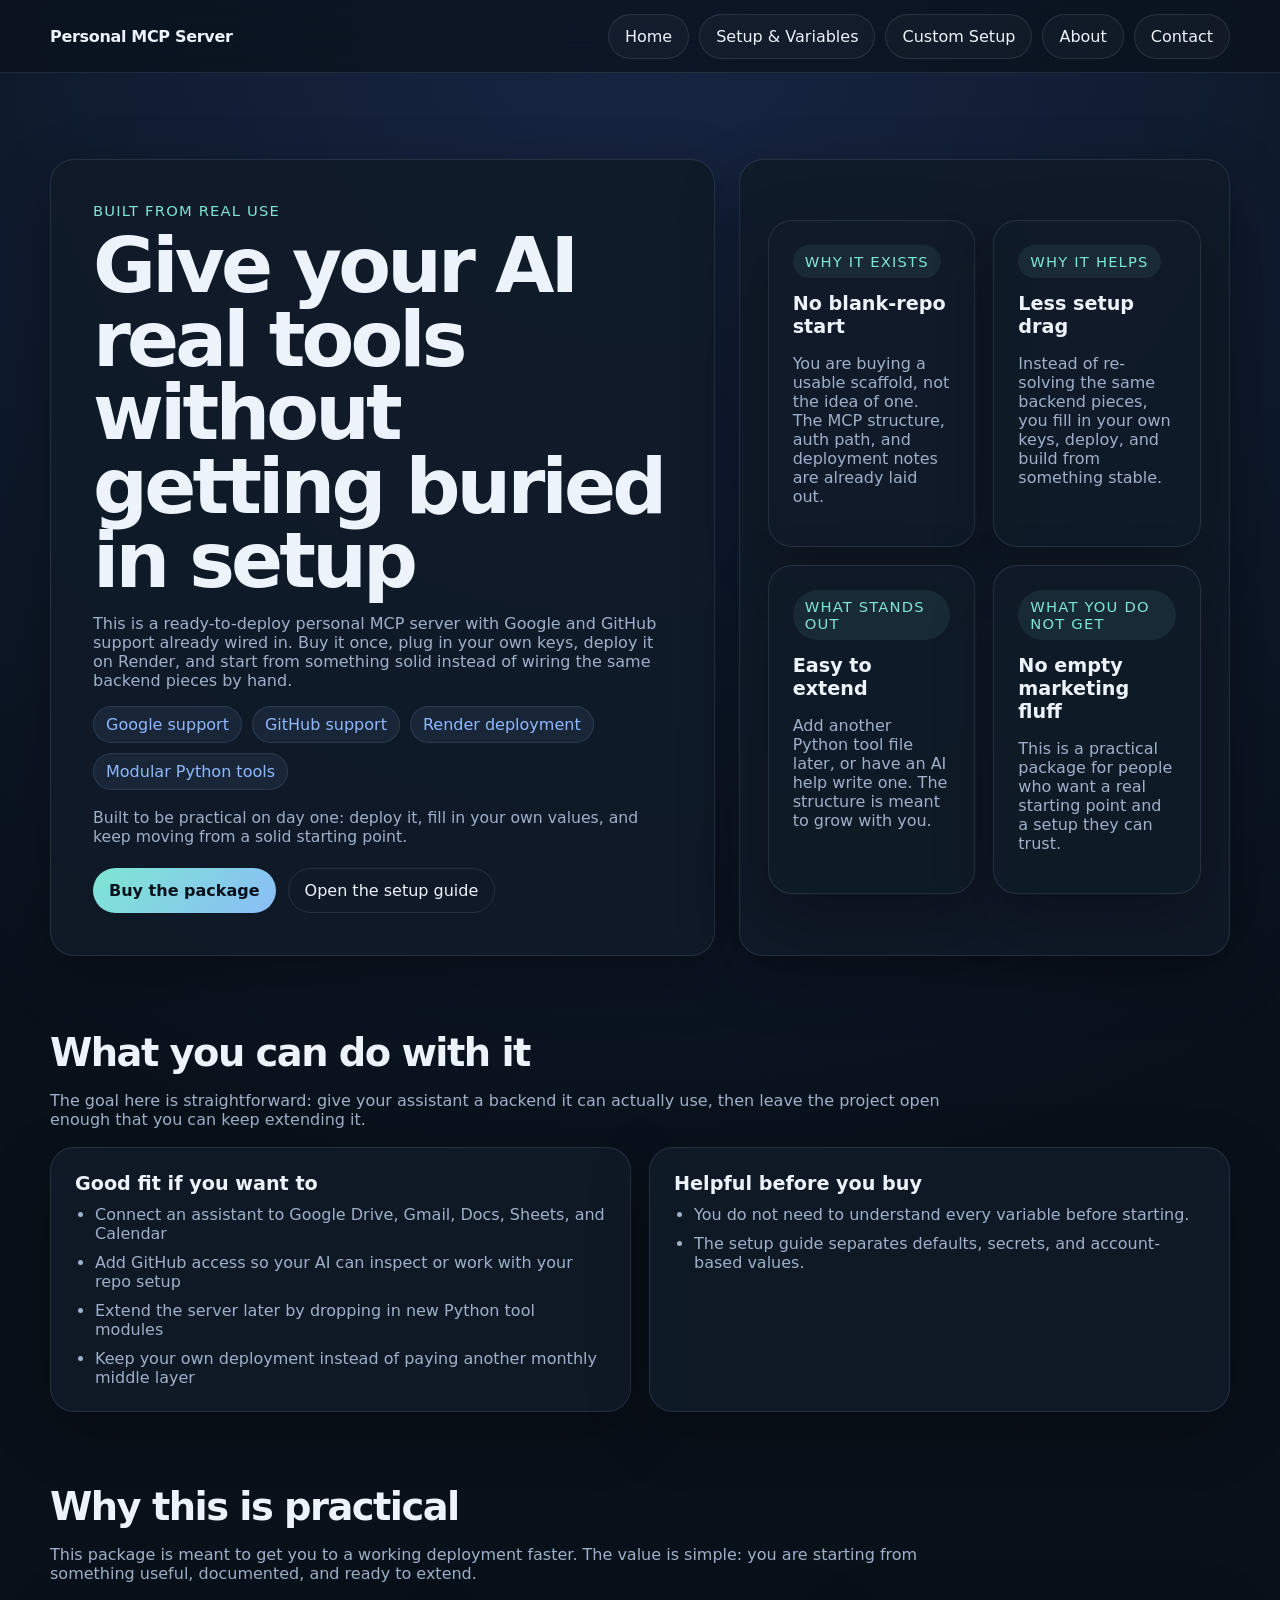
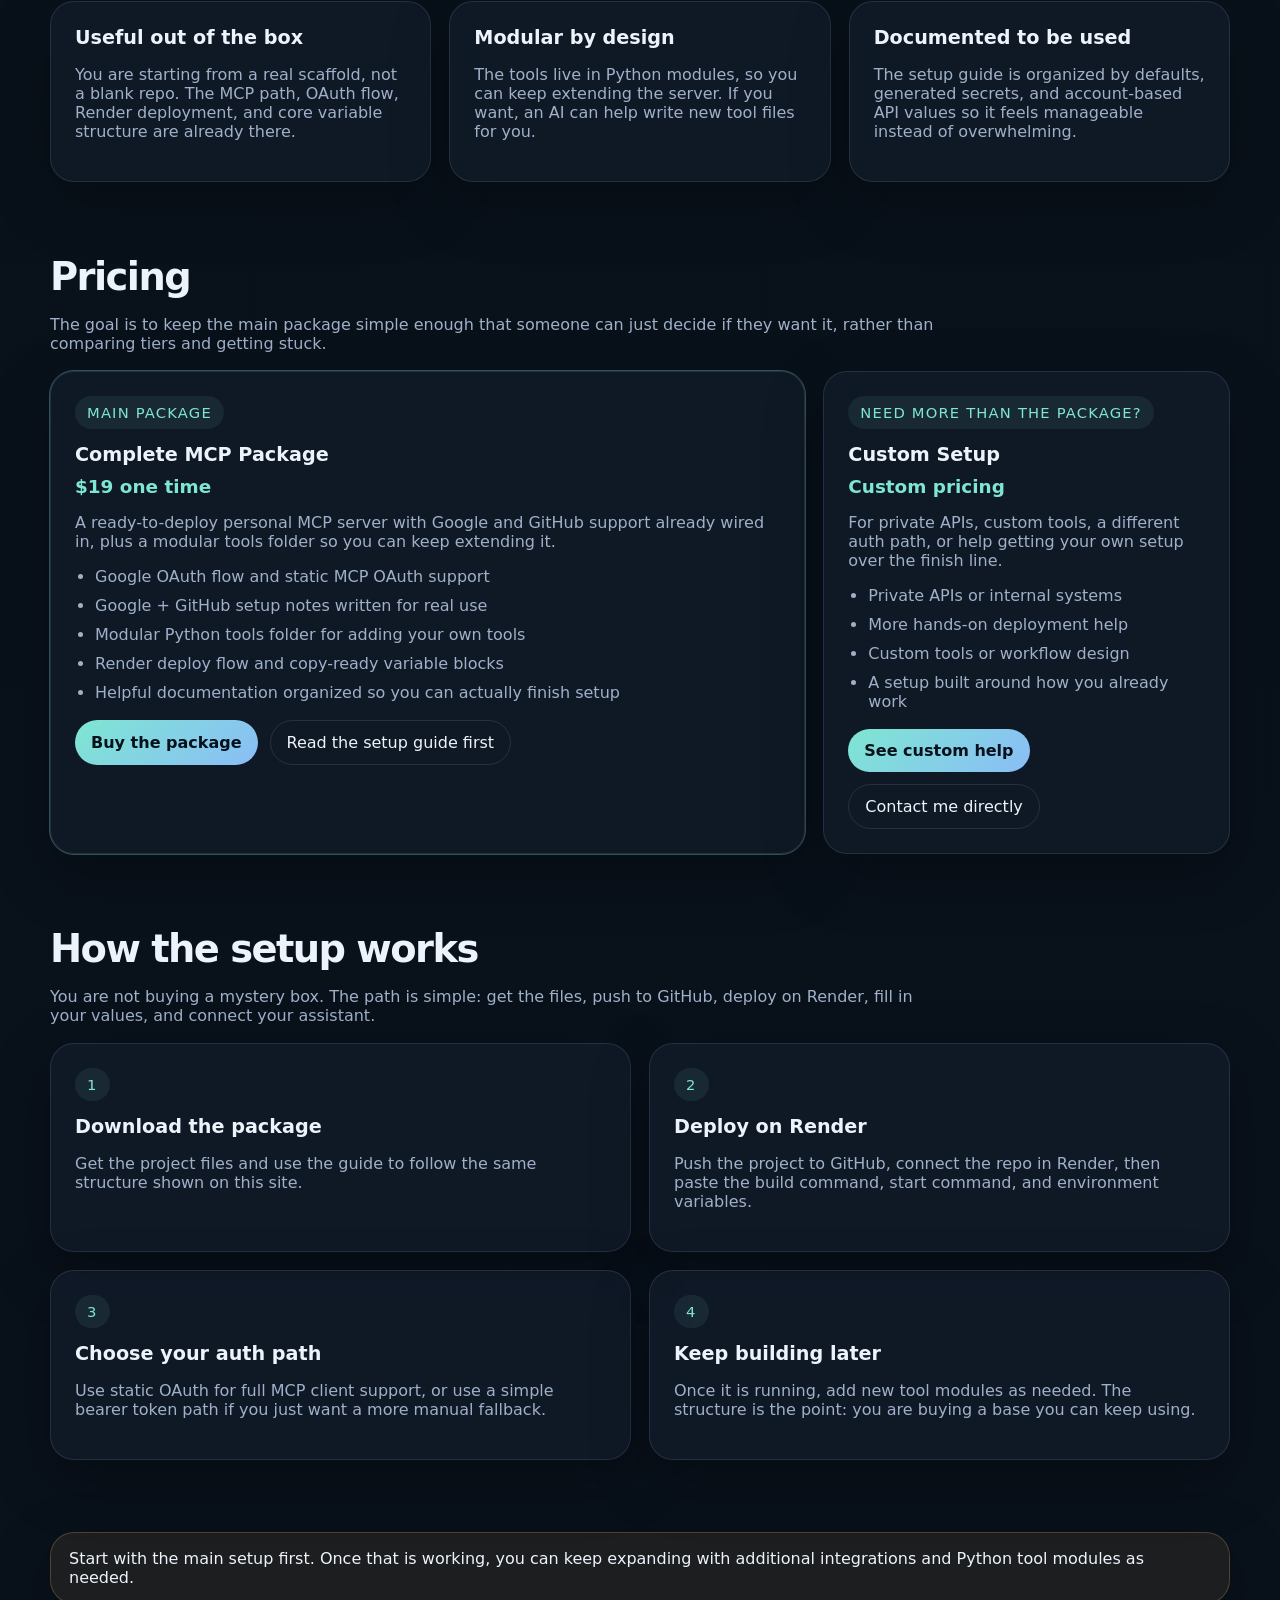
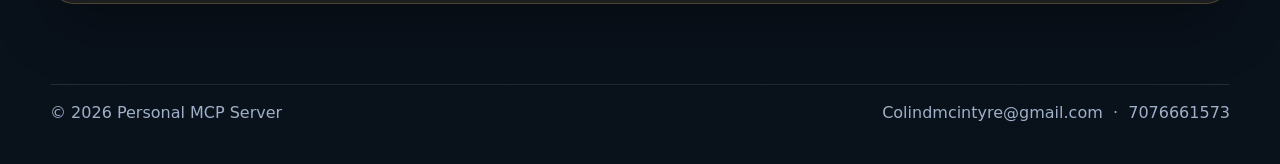
<file: mcp_site_modular_v2/index.html>
<!DOCTYPE html>
<html lang="en">
<head>
  <meta charset="UTF-8" />
  <meta name="viewport" content="width=device-width, initial-scale=1.0" />
  <title>Personal MCP Server</title>
  <meta name="description" content="A ready-to-deploy personal MCP server scaffold with Google and GitHub support, Render deployment notes, and a modular Python tools folder." />
  <link rel="stylesheet" href="assets/styles.css" />
</head>
<body>
  <div data-nav></div>
  <div class="page-shell">
    <header class="hero">
      <div class="hero-grid">
        <div class="hero-card hero-copy">
          <div class="eyebrow">Built from real use</div>
          <h1 id="hero-title"></h1>
          <p id="hero-body"></p>
          <div class="badge-row">
            <div class="badge">Google support</div>
            <div class="badge">GitHub support</div>
            <div class="badge">Render deployment</div>
            <div class="badge">Modular Python tools</div>
          </div>
          <p class="hero-note" id="hero-note"></p>
          <div class="button-row" style="margin-top:22px;">
            <button class="button primary" data-buy-package>Buy the package</button>
            <a class="ghost-button" href="setup-variables.html">Open the setup guide</a>
          </div>
        </div>
        <div class="hero-card hero-visual" aria-hidden="true">
          <div class="matrix-grid">
            <div class="matrix-card">
              <div class="kicker">Why it exists</div>
              <h3>No blank-repo start</h3>
              <p>You are buying a usable scaffold, not the idea of one. The MCP structure, auth path, and deployment notes are already laid out.</p>
            </div>
            <div class="matrix-card">
              <div class="kicker">Why it helps</div>
              <h3>Less setup drag</h3>
              <p>Instead of re-solving the same backend pieces, you fill in your own keys, deploy, and build from something stable.</p>
            </div>
            <div class="matrix-card">
              <div class="kicker">What stands out</div>
              <h3>Easy to extend</h3>
              <p>Add another Python tool file later, or have an AI help write one. The structure is meant to grow with you.</p>
            </div>
            <div class="matrix-card">
              <div class="kicker">What you do not get</div>
              <h3>No empty marketing fluff</h3>
              <p>This is a practical package for people who want a real starting point and a setup they can trust.</p>
            </div>
          </div>
        </div>
      </div>
    </header>

    <main>
      <section>
        <div class="section-heading">
          <h2>What you can do with it</h2>
          <p>The goal here is straightforward: give your assistant a backend it can actually use, then leave the project open enough that you can keep extending it.</p>
        </div>
        <div class="grid-2">
          <div class="content-card">
            <h3>Good fit if you want to</h3>
            <div id="use-case-list"></div>
          </div>
          <div class="content-card">
            <h3>Helpful before you buy</h3>
            <ul class="clean-list">
              <li>You do not need to understand every variable before starting.</li>
              <li>The setup guide separates defaults, secrets, and account-based values.</li>
                          </ul>
          </div>
        </div>
      </section>

      <section>
        <div class="section-heading">
          <h2>Why this is practical</h2>
          <p>This package is meant to get you to a working deployment faster. The value is simple: you are starting from something useful, documented, and ready to extend.</p>
        </div>
        <div class="grid-3" id="feature-grid"></div>
      </section>

      <section id="pricing">
        <div class="section-heading">
          <h2>Pricing</h2>
          <p>The goal is to keep the main package simple enough that someone can just decide if they want it, rather than comparing tiers and getting stuck.</p>
        </div>
        <div class="plan-stack">
          <article class="plan-card primary-plan">
            <div class="kicker">Main package</div>
            <h3>Complete MCP Package</h3>
            <div class="price">$19 one time</div>
            <p id="package-description"></p>
            <div id="package-bullets"></div>
            <div class="button-row" style="margin-top:18px;">
              <button class="button primary" data-buy-package>Buy the package</button>
              <a class="ghost-button" href="setup-variables.html">Read the setup guide first</a>
            </div>
          </article>
          <article class="plan-card">
            <div class="kicker">Need more than the package?</div>
            <h3>Custom Setup</h3>
            <div class="price">Custom pricing</div>
            <p>For private APIs, custom tools, a different auth path, or help getting your own setup over the finish line.</p>
            <div id="custom-bullets"></div>
            <div class="button-row" style="margin-top:18px;">
              <a class="button primary" href="custom-setup.html">See custom help</a>
              <a class="ghost-button" href="contact.html">Contact me directly</a>
            </div>
          </article>
        </div>
      </section>

      <section>
        <div class="section-heading">
          <h2>How the setup works</h2>
          <p>You are not buying a mystery box. The path is simple: get the files, push to GitHub, deploy on Render, fill in your values, and connect your assistant.</p>
        </div>
        <div class="grid-2">
          <div class="content-card">
            <div class="kicker">1</div>
            <h3>Download the package</h3>
            <p>Get the project files and use the guide to follow the same structure shown on this site.</p>
          </div>
          <div class="content-card">
            <div class="kicker">2</div>
            <h3>Deploy on Render</h3>
            <p>Push the project to GitHub, connect the repo in Render, then paste the build command, start command, and environment variables.</p>
          </div>
          <div class="content-card">
            <div class="kicker">3</div>
            <h3>Choose your auth path</h3>
            <p>Use static OAuth for full MCP client support, or use a simple bearer token path if you just want a more manual fallback.</p>
          </div>
          <div class="content-card">
            <div class="kicker">4</div>
            <h3>Keep building later</h3>
            <p>Once it is running, add new tool modules as needed. The structure is the point: you are buying a base you can keep using.</p>
          </div>
        </div>
      </section>

      <section>
        <div class="notice warning">Start with the main setup first. Once that is working, you can keep expanding with additional integrations and Python tool modules as needed.</div>
      </section>
    </main>
  </div>
  <div data-footer></div>
  <script src="assets/data.js"></script>
  <script src="assets/components.js"></script>
  <script src="assets/app.js"></script>
  <script>
    document.addEventListener('DOMContentLoaded', () => {
      document.getElementById('hero-title').textContent = SITE.copy.heroTitle;
      document.getElementById('hero-body').textContent = SITE.copy.heroBody;
      document.getElementById('hero-note').textContent = SITE.copy.heroNote;
      document.getElementById('use-case-list').innerHTML = Components.bulletList(SITE.copy.useCases);
      document.getElementById('feature-grid').innerHTML = SITE.copy.featureCards.map((card) => `
        <article class="content-card">
          <h3>${card.title}</h3>
          <p>${card.body}</p>
        </article>
      `).join('');
      document.getElementById('package-description').textContent = SITE.package.description;
      document.getElementById('package-bullets').innerHTML = Components.bulletList(SITE.package.bullets);
      document.getElementById('custom-bullets').innerHTML = Components.bulletList(SITE.custom.bullets);
    });
  </script>
</body>
</html>
</file>
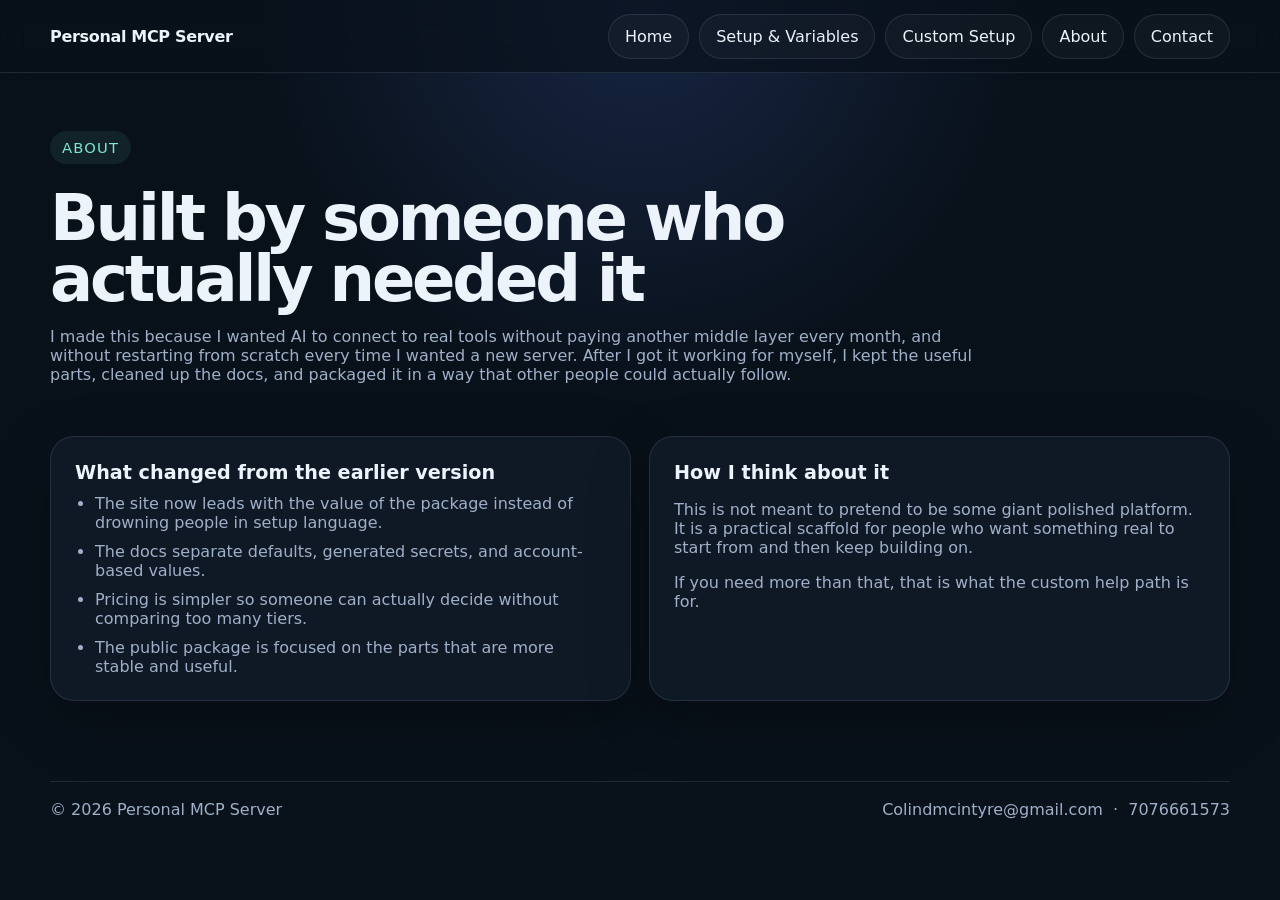
<file: mcp_site_modular_v2/about.html>
<!DOCTYPE html>
<html lang="en">
<head>
  <meta charset="UTF-8" />
  <meta name="viewport" content="width=device-width, initial-scale=1.0" />
  <title>About | Personal MCP Server</title>
  <link rel="stylesheet" href="assets/styles.css" />
</head>
<body>
  <div data-nav></div>
  <div class="page-shell">
    <header class="page-header">
      <div class="kicker">About</div>
      <h1>Built by someone who actually needed it</h1>
      <p>I made this because I wanted AI to connect to real tools without paying another middle layer every month, and without restarting from scratch every time I wanted a new server. After I got it working for myself, I kept the useful parts, cleaned up the docs, and packaged it in a way that other people could actually follow.</p>
    </header>

    <main>
      <section class="grid-2">
        <div class="content-card">
          <h2>What changed from the earlier version</h2>
          <ul class="clean-list">
            <li>The site now leads with the value of the package instead of drowning people in setup language.</li>
            <li>The docs separate defaults, generated secrets, and account-based values.</li>
            <li>Pricing is simpler so someone can actually decide without comparing too many tiers.</li>
            <li>The public package is focused on the parts that are more stable and useful.</li>
          </ul>
        </div>
        <div class="content-card">
          <h2>How I think about it</h2>
          <p>This is not meant to pretend to be some giant polished platform. It is a practical scaffold for people who want something real to start from and then keep building on.</p>
          <p>If you need more than that, that is what the custom help path is for.</p>
        </div>
      </section>
    </main>
  </div>
  <div data-footer></div>
  <script src="assets/data.js"></script>
  <script src="assets/components.js"></script>
  <script src="assets/app.js"></script>
</body>
</html>
</file>
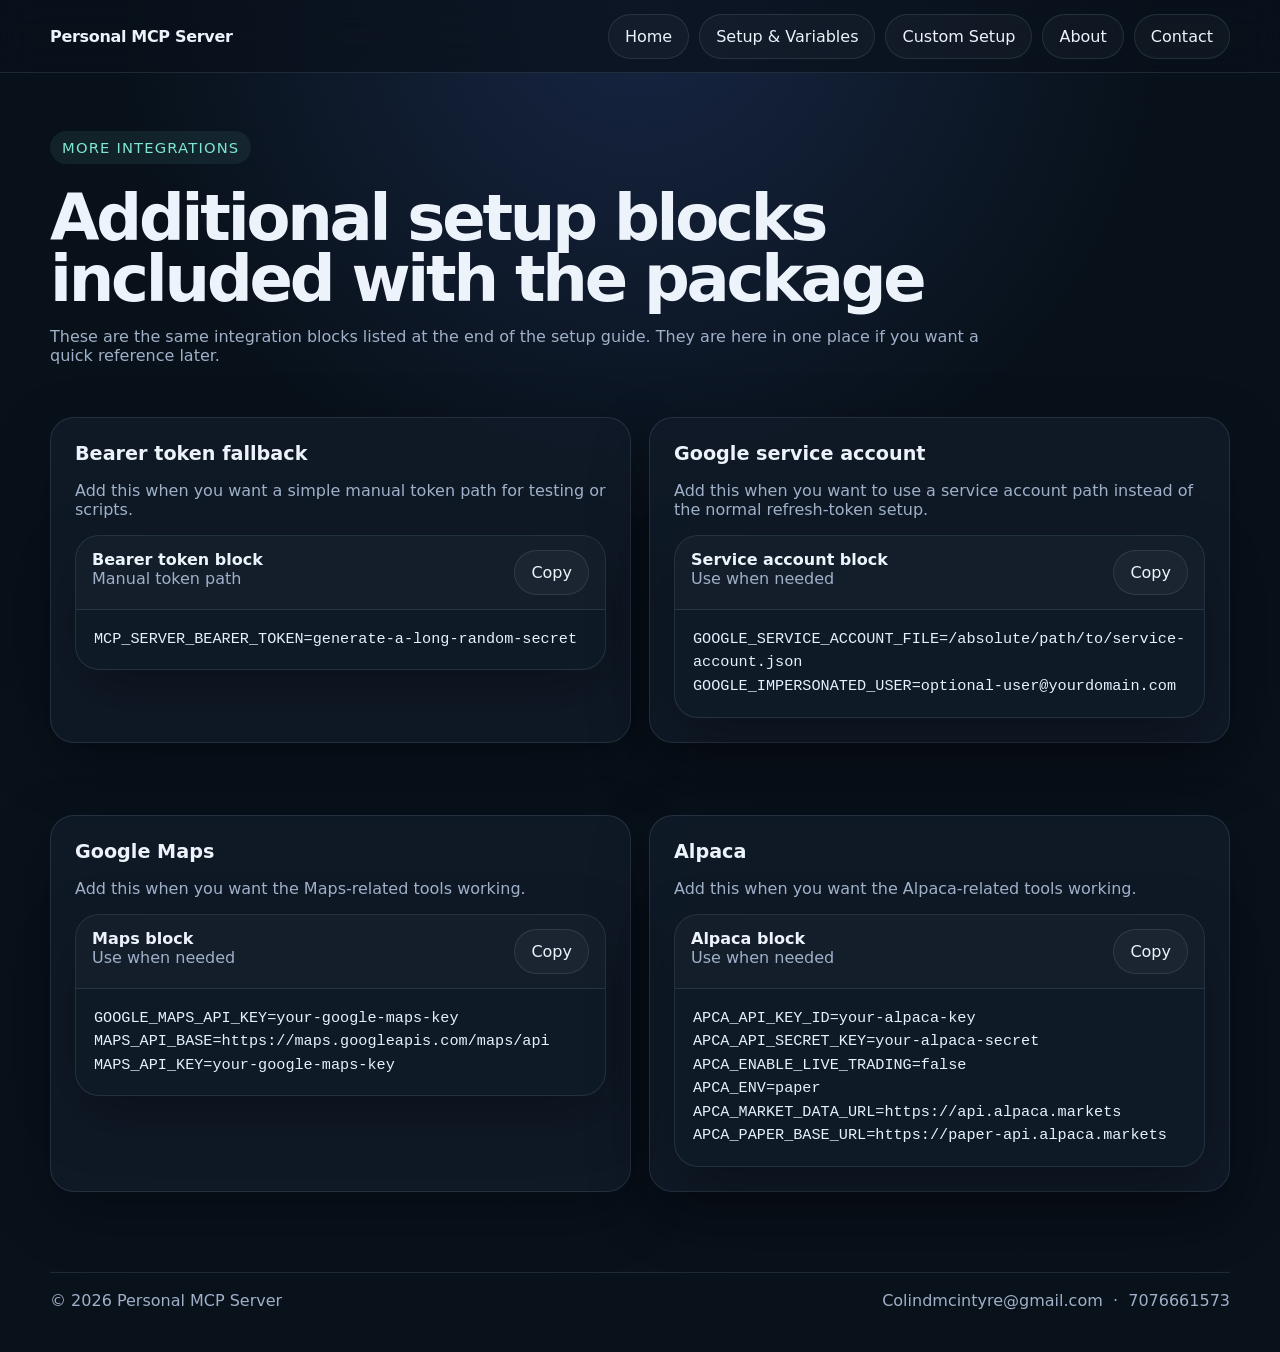
<file: mcp_site_modular_v2/additional-integrations.html>
<!DOCTYPE html>
<html lang="en">
<head>
  <meta charset="UTF-8" />
  <meta name="viewport" content="width=device-width, initial-scale=1.0" />
  <title>More Integrations | Personal MCP Server</title>
  <link rel="stylesheet" href="assets/styles.css" />
</head>
<body>
  <div data-nav></div>
  <div class="page-shell">
    <header class="page-header">
      <div class="kicker">More integrations</div>
      <h1>Additional setup blocks included with the package</h1>
      <p>These are the same integration blocks listed at the end of the setup guide. They are here in one place if you want a quick reference later.</p>
    </header>

    <main>
      <section class="grid-2">
        <div class="content-card">
          <h2>Bearer token fallback</h2>
          <p>Add this when you want a simple manual token path for testing or scripts.</p>
          <div id="bearer-card"></div>
        </div>
        <div class="content-card">
          <h2>Google service account</h2>
          <p>Add this when you want to use a service account path instead of the normal refresh-token setup.</p>
          <div id="service-account-card"></div>
        </div>
      </section>
      <section class="grid-2">
        <div class="content-card">
          <h2>Google Maps</h2>
          <p>Add this when you want the Maps-related tools working.</p>
          <div id="maps-card"></div>
        </div>
        <div class="content-card">
          <h2>Alpaca</h2>
          <p>Add this when you want the Alpaca-related tools working.</p>
          <div id="alpaca-card"></div>
        </div>
      </section>
    </main>
  </div>
  <div data-footer></div>
  <script src="assets/data.js"></script>
  <script src="assets/components.js"></script>
  <script src="assets/app.js"></script>
  <script>
    document.addEventListener('DOMContentLoaded', () => {
      document.getElementById('bearer-card').innerHTML = Components.codeCard('Bearer token block', SITE.env.bearerBlock, 'bearer', { hint: 'Manual token path' });
      document.getElementById('service-account-card').innerHTML = Components.codeCard('Service account block', SITE.env.serviceAccountBlock, 'service-account', { hint: 'Use when needed' });
      document.getElementById('maps-card').innerHTML = Components.codeCard('Maps block', SITE.env.mapsBlock, 'maps', { hint: 'Use when needed' });
      document.getElementById('alpaca-card').innerHTML = Components.codeCard('Alpaca block', SITE.env.alpacaBlock, 'alpaca', { hint: 'Use when needed' });
    });
  </script>
</body>
</html>
</file>
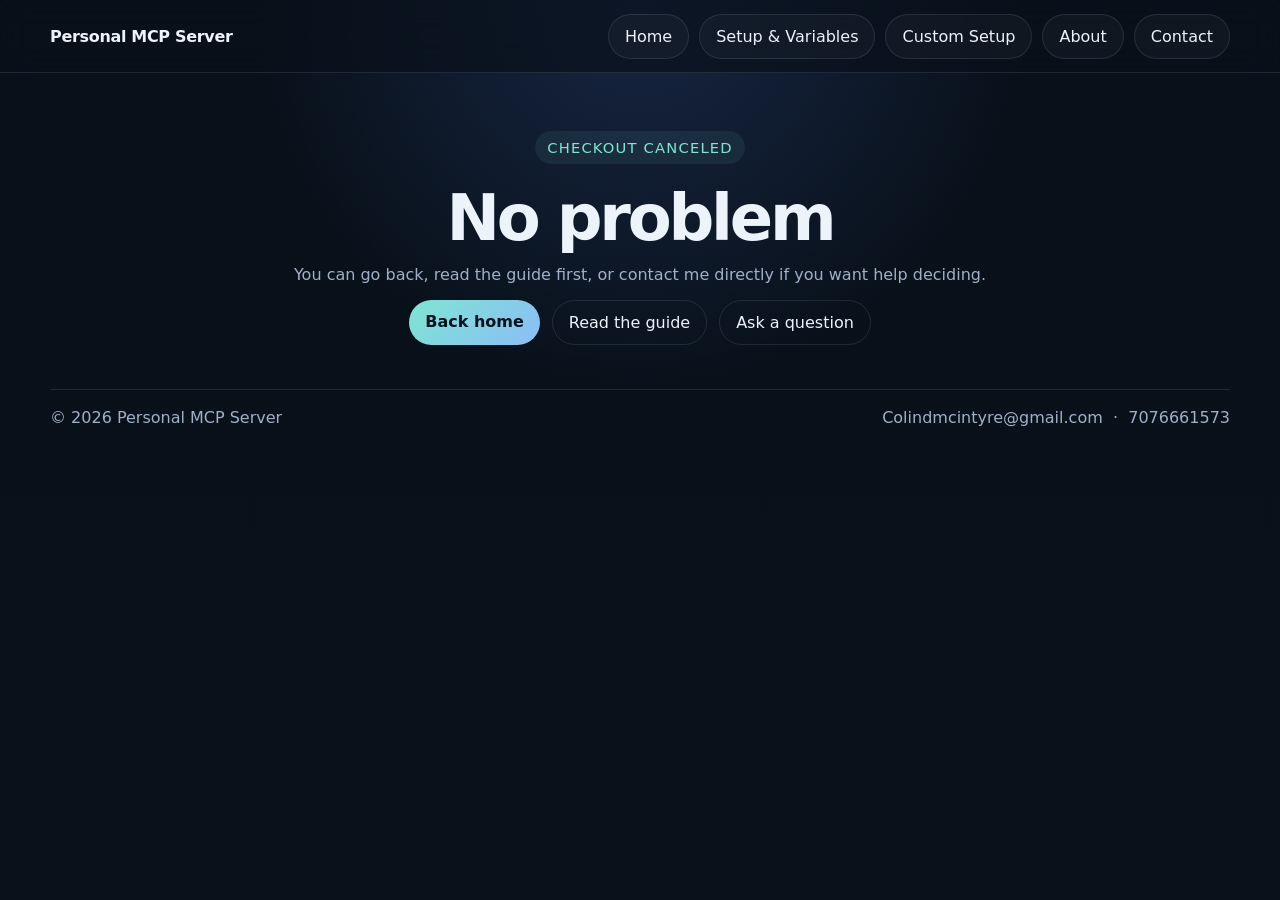
<file: mcp_site_modular_v2/cancel.html>
<!DOCTYPE html>
<html lang="en">
<head>
  <meta charset="UTF-8" />
  <meta name="viewport" content="width=device-width, initial-scale=1.0" />
  <title>Checkout Canceled | Personal MCP Server</title>
  <link rel="stylesheet" href="assets/styles.css" />
</head>
<body>
  <div data-nav></div>
  <div class="page-shell">
    <header class="page-header center-card">
      <div class="kicker">Checkout canceled</div>
      <h1>No problem</h1>
      <p>You can go back, read the guide first, or contact me directly if you want help deciding.</p>
      <div class="button-row" style="justify-content:center;">
        <a class="button primary" href="index.html">Back home</a>
        <a class="ghost-button" href="setup-variables.html">Read the guide</a>
        <a class="ghost-button" href="contact.html">Ask a question</a>
      </div>
    </header>
  </div>
  <div data-footer></div>
  <script src="assets/data.js"></script>
  <script src="assets/components.js"></script>
  <script src="assets/app.js"></script>
</body>
</html>
</file>
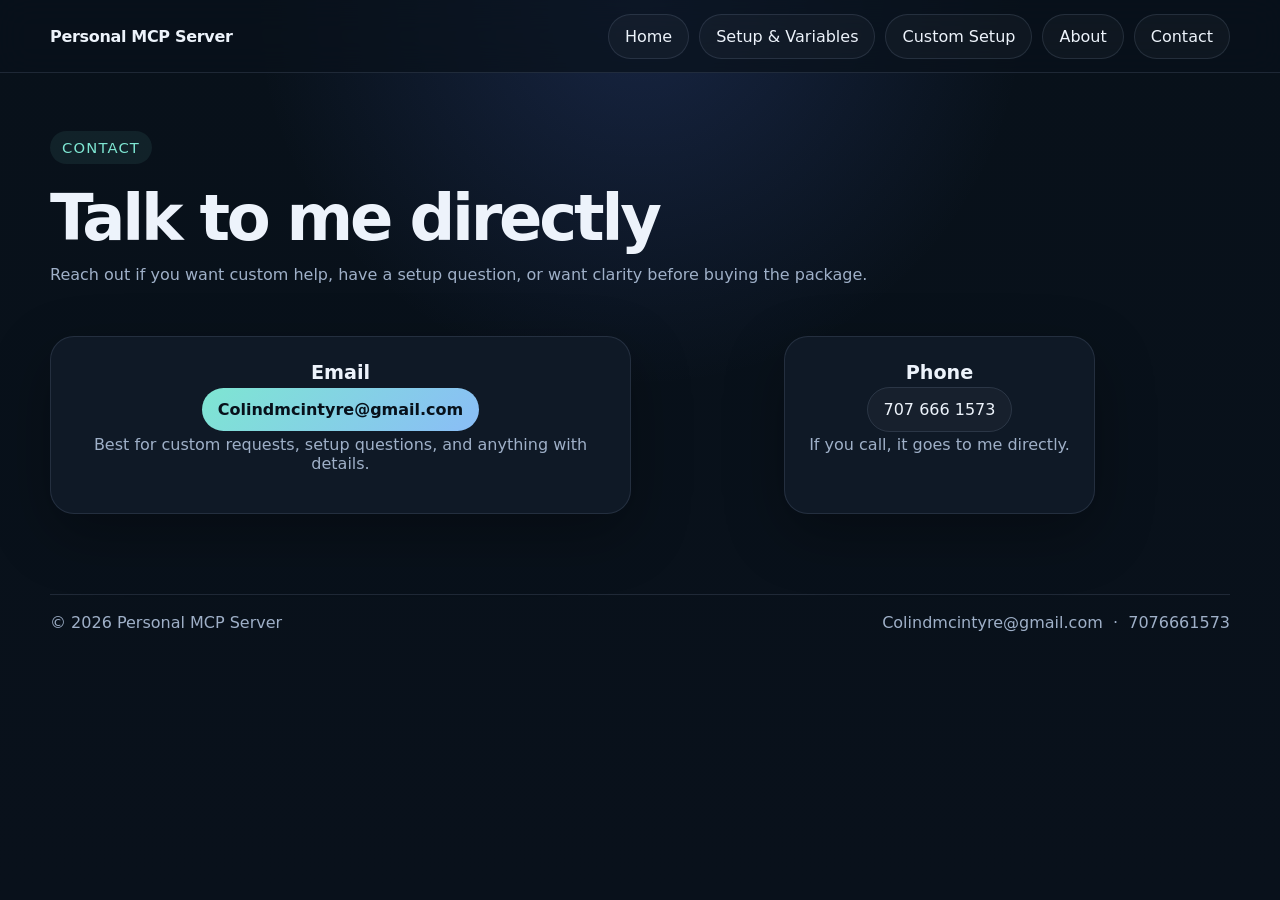
<file: mcp_site_modular_v2/contact.html>
<!DOCTYPE html>
<html lang="en">
<head>
  <meta charset="UTF-8" />
  <meta name="viewport" content="width=device-width, initial-scale=1.0" />
  <title>Contact | Personal MCP Server</title>
  <link rel="stylesheet" href="assets/styles.css" />
</head>
<body>
  <div data-nav></div>
  <div class="page-shell">
    <header class="page-header">
      <div class="kicker">Contact</div>
      <h1>Talk to me directly</h1>
      <p>Reach out if you want custom help, have a setup question, or want clarity before buying the package.</p>
    </header>

    <main>
      <section class="grid-2">
        <div class="content-card center-card">
          <h2>Email</h2>
          <p><a class="button primary" href="mailto:Colindmcintyre@gmail.com">Colindmcintyre@gmail.com</a></p>
          <p class="muted">Best for custom requests, setup questions, and anything with details.</p>
        </div>
        <div class="content-card center-card">
          <h2>Phone</h2>
          <p><a class="button" href="tel:7076661573">707 666 1573</a></p>
          <p class="muted">If you call, it goes to me directly.</p>
        </div>
      </section>
    </main>
  </div>
  <div data-footer></div>
  <script src="assets/data.js"></script>
  <script src="assets/components.js"></script>
  <script src="assets/app.js"></script>
</body>
</html>
</file>
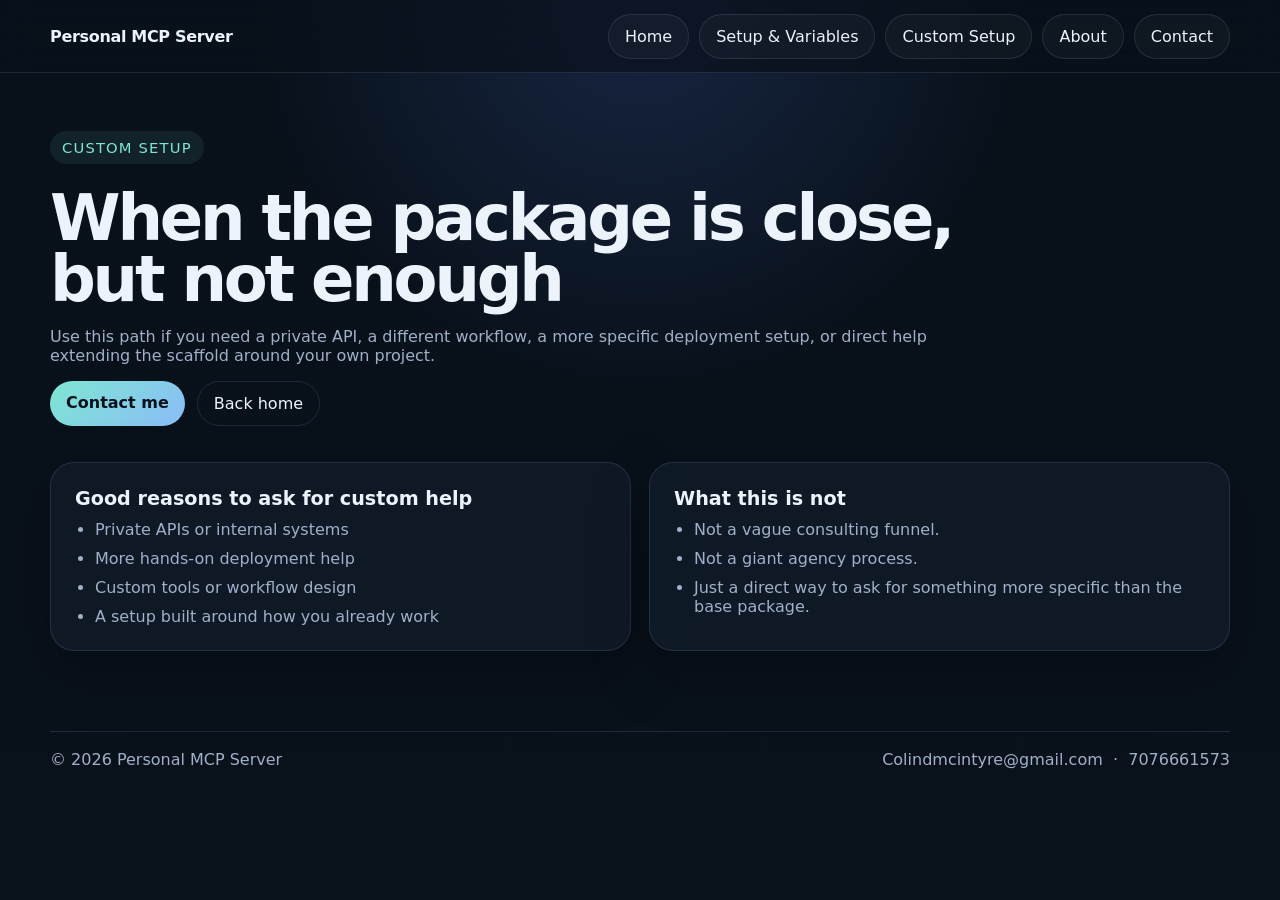
<file: mcp_site_modular_v2/custom-setup.html>
<!DOCTYPE html>
<html lang="en">
<head>
  <meta charset="UTF-8" />
  <meta name="viewport" content="width=device-width, initial-scale=1.0" />
  <title>Custom Help | Personal MCP Server</title>
  <link rel="stylesheet" href="assets/styles.css" />
</head>
<body>
  <div data-nav></div>
  <div class="page-shell">
    <header class="page-header">
      <div class="kicker">Custom Setup</div>
      <h1>When the package is close, but not enough</h1>
      <p>Use this path if you need a private API, a different workflow, a more specific deployment setup, or direct help extending the scaffold around your own project.</p>
      <div class="button-row">
        <a class="button primary" href="contact.html">Contact me</a>
        <a class="ghost-button" href="index.html">Back home</a>
      </div>
    </header>

    <main>
      <section class="grid-2">
        <div class="content-card">
          <h2>Good reasons to ask for custom help</h2>
          <div id="custom-bullets"></div>
        </div>
        <div class="content-card">
          <h2>What this is not</h2>
          <ul class="clean-list">
            <li>Not a vague consulting funnel.</li>
            <li>Not a giant agency process.</li>
            <li>Just a direct way to ask for something more specific than the base package.</li>
          </ul>
        </div>
      </section>
    </main>
  </div>
  <div data-footer></div>
  <script src="assets/data.js"></script>
  <script src="assets/components.js"></script>
  <script src="assets/app.js"></script>
  <script>
    document.addEventListener('DOMContentLoaded', () => {
      document.getElementById('custom-bullets').innerHTML = Components.bulletList(SITE.custom.bullets);
    });
  </script>
</body>
</html>
</file>
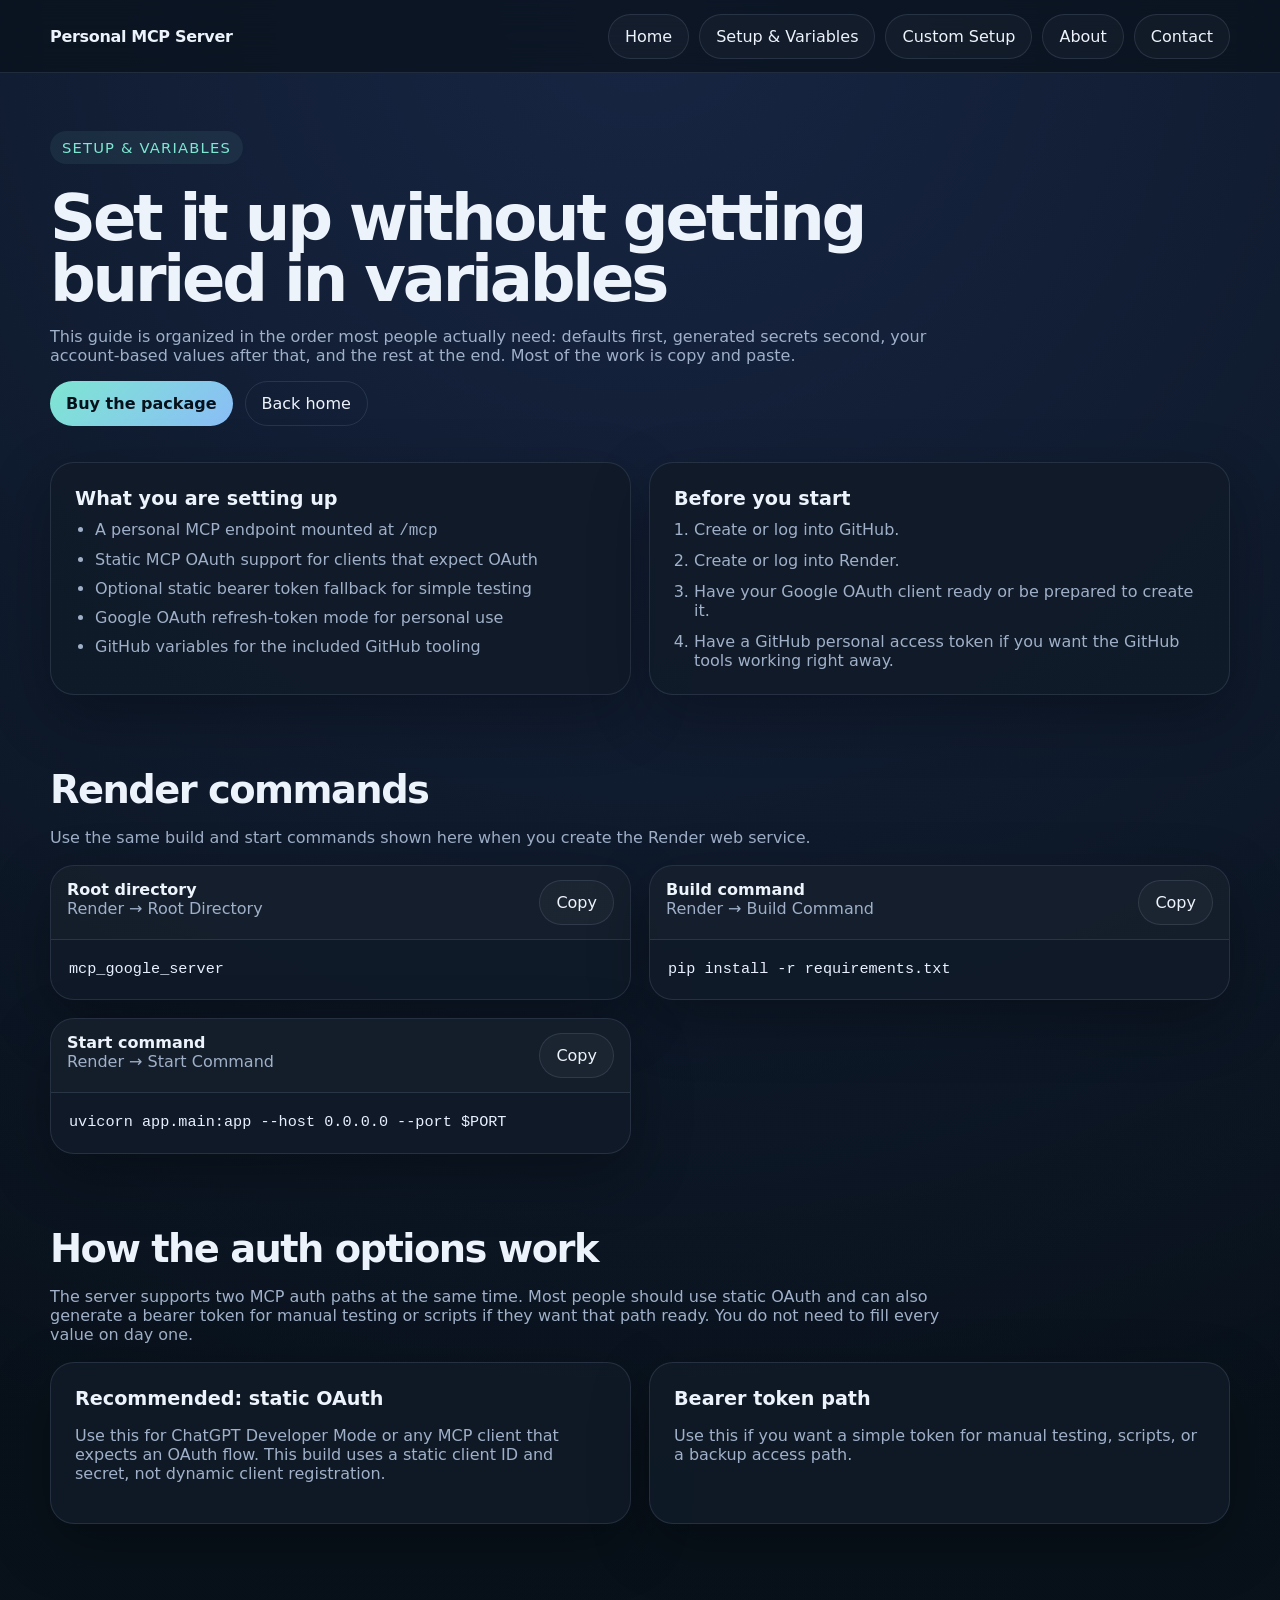
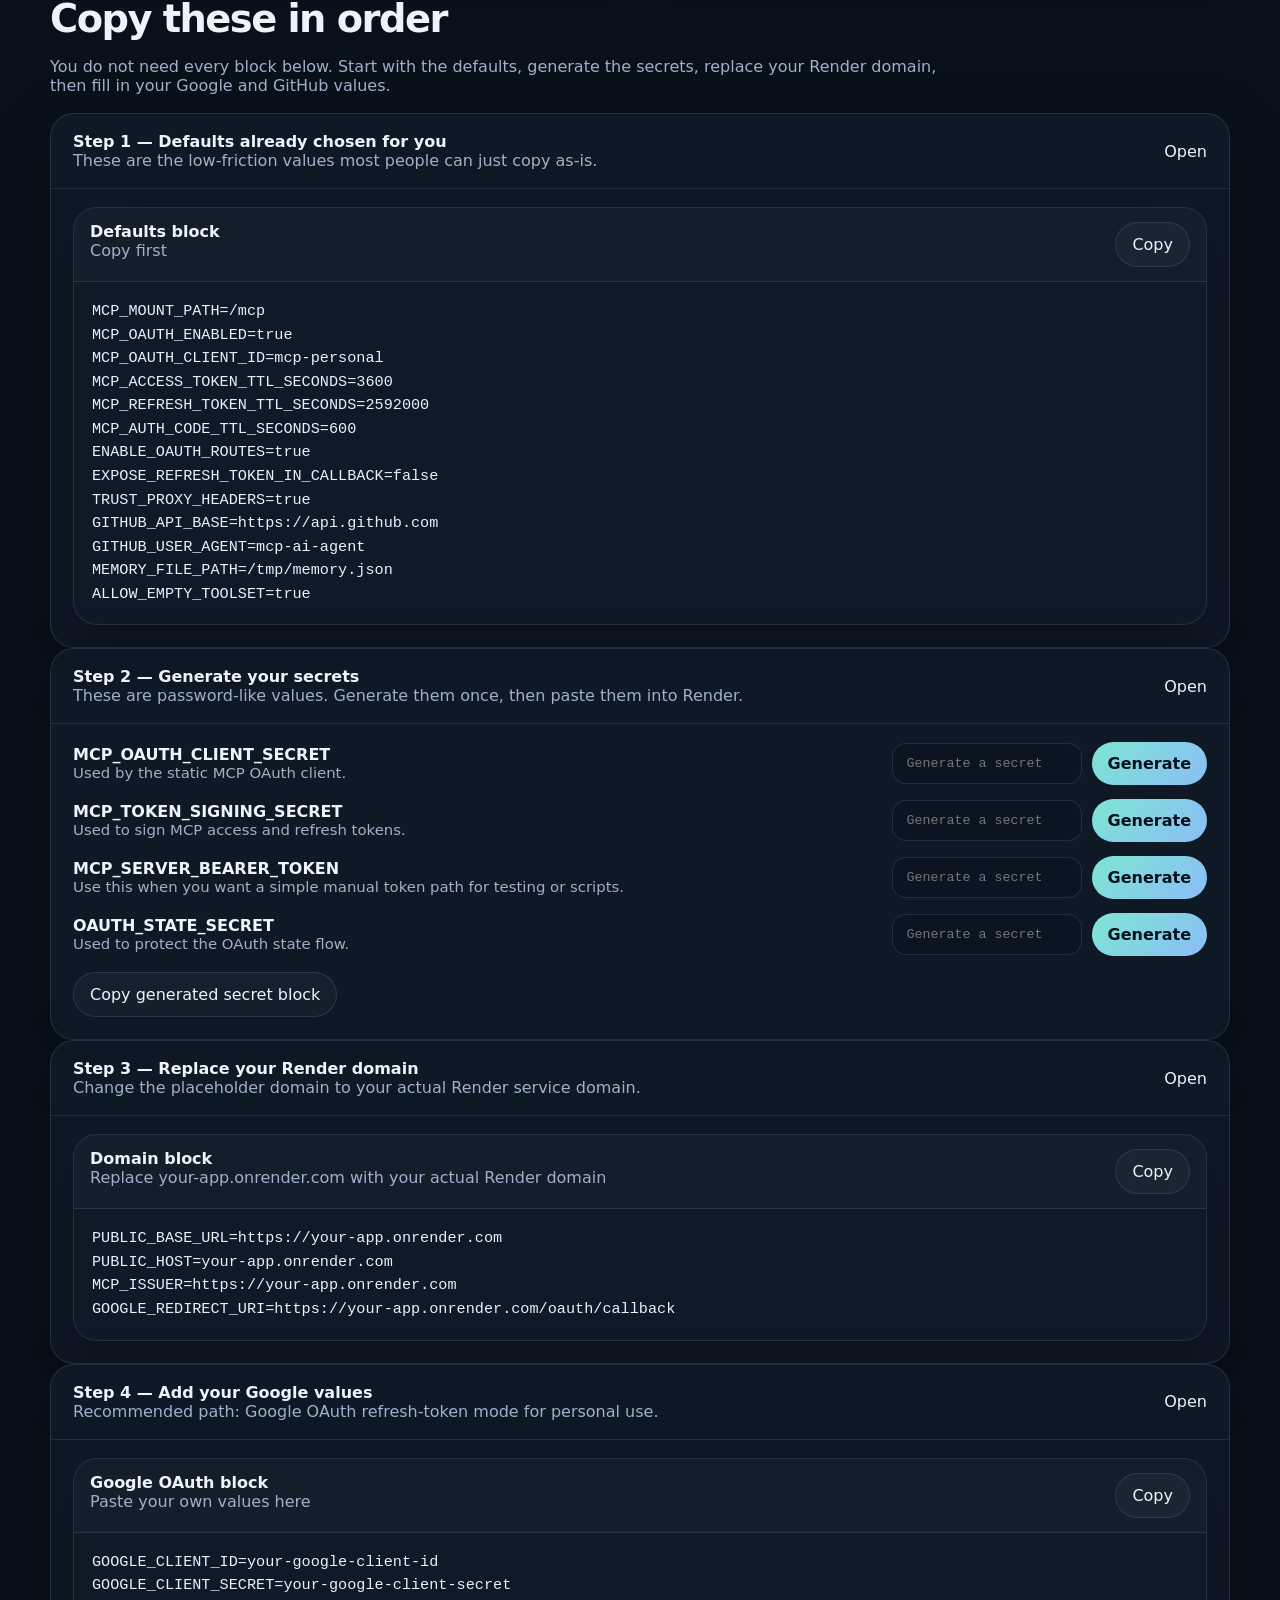
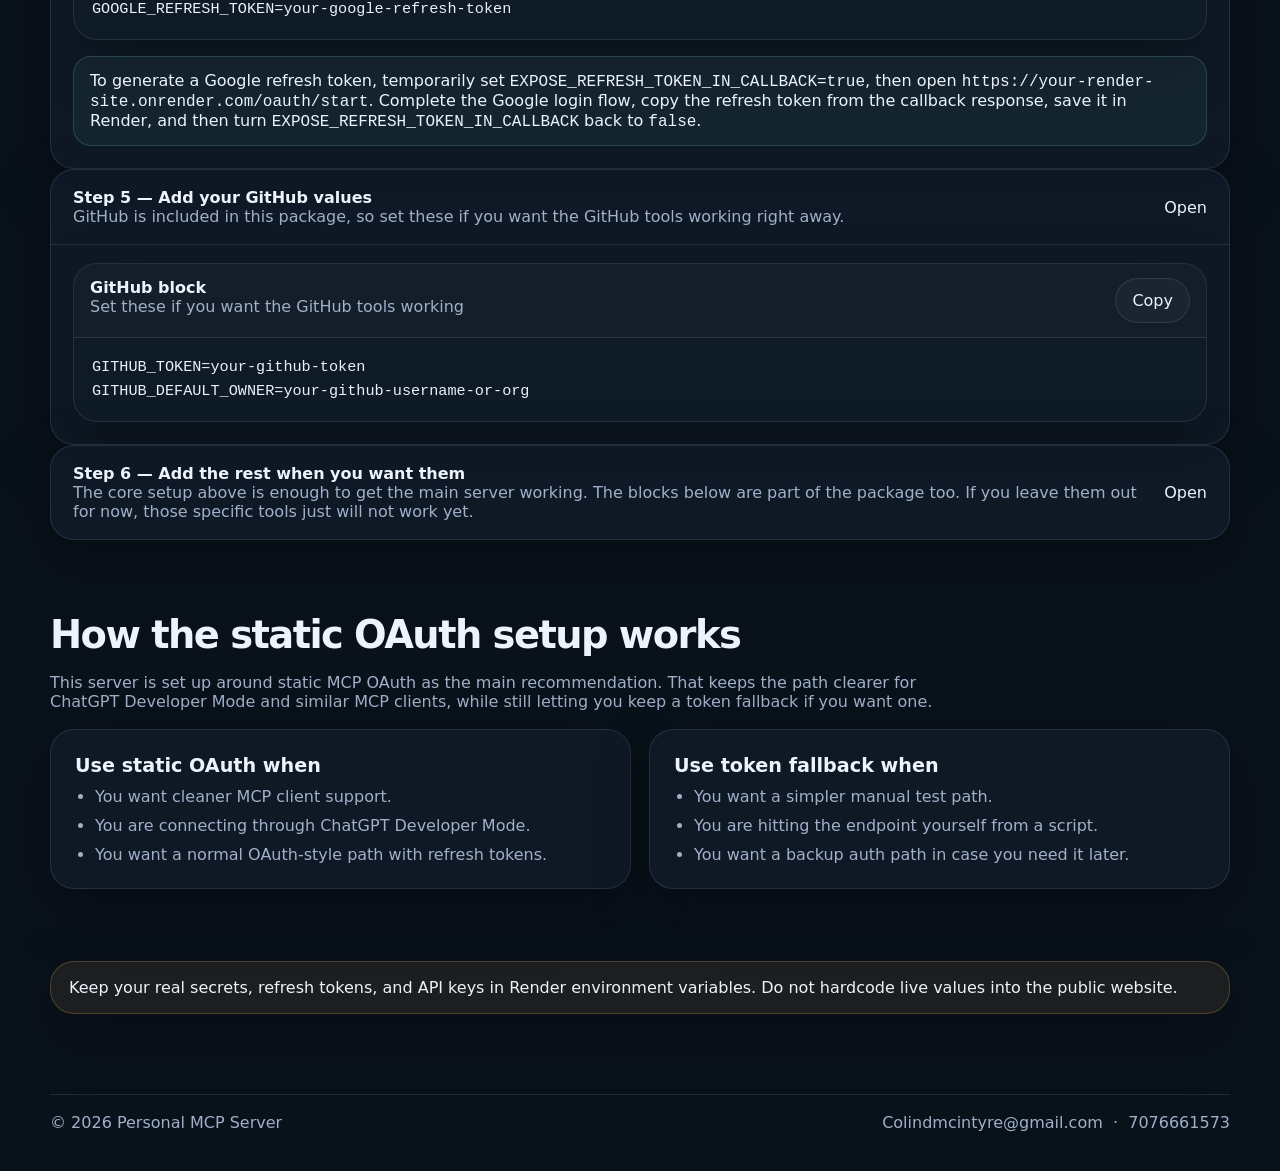
<file: mcp_site_modular_v2/setup-variables.html>
<!DOCTYPE html>
<html lang="en">
<head>
  <meta charset="UTF-8" />
  <meta name="viewport" content="width=device-width, initial-scale=1.0" />
  <title>Setup Guide | Personal MCP Server</title>
  <link rel="stylesheet" href="assets/styles.css" />
</head>
<body>
  <div data-nav></div>
  <div class="page-shell">
    <header class="page-header">
      <div class="kicker">Setup & Variables</div>
      <h1>Set it up without getting buried in variables</h1>
      <p>This guide is organized in the order most people actually need: defaults first, generated secrets second, your account-based values after that, and the rest at the end. Most of the work is copy and paste.</p>
      <div class="button-row">
        <button class="button primary" data-buy-package>Buy the package</button>
        <a class="ghost-button" href="index.html">Back home</a>
      </div>
    </header>

    <main>
      <section class="grid-2">
        <div class="content-card">
          <h2>What you are setting up</h2>
          <ul class="clean-list">
            <li>A personal MCP endpoint mounted at <code>/mcp</code></li>
            <li>Static MCP OAuth support for clients that expect OAuth</li>
            <li>Optional static bearer token fallback for simple testing</li>
            <li>Google OAuth refresh-token mode for personal use</li>
            <li>GitHub variables for the included GitHub tooling</li>
          </ul>
        </div>
        <div class="content-card">
          <h2>Before you start</h2>
          <ol class="step-list">
            <li>Create or log into GitHub.</li>
            <li>Create or log into Render.</li>
            <li>Have your Google OAuth client ready or be prepared to create it.</li>
            <li>Have a GitHub personal access token if you want the GitHub tools working right away.</li>
          </ol>
        </div>
      </section>

      <section>
        <div class="section-heading">
          <h2>Render commands</h2>
          <p>Use the same build and start commands shown here when you create the Render web service.</p>
        </div>
        <div class="grid-2">
          <div id="root-directory-card"></div>
          <div id="build-card"></div>
          <div id="start-card"></div>
        </div>
      </section>

      <section>
        <div class="section-heading">
          <h2>How the auth options work</h2>
          <p>The server supports two MCP auth paths at the same time. Most people should use static OAuth and can also generate a bearer token for manual testing or scripts if they want that path ready. You do not need to fill every value on day one.</p>
        </div>
        <div class="grid-2">
          <div class="content-card">
            <h3>Recommended: static OAuth</h3>
            <p>Use this for ChatGPT Developer Mode or any MCP client that expects an OAuth flow. This build uses a static client ID and secret, not dynamic client registration.</p>
          </div>
          <div class="content-card">
            <h3>Bearer token path</h3>
            <p>Use this if you want a simple token for manual testing, scripts, or a backup access path.</p>
          </div>
        </div>
      </section>

      <section>
        <div class="section-heading">
          <h2>Copy these in order</h2>
          <p>You do not need every block below. Start with the defaults, generate the secrets, replace your Render domain, then fill in your Google and GitHub values.</p>
        </div>

        <details class="accordion" open>
          <summary>
            <div>
              <strong>Step 1 — Defaults already chosen for you</strong>
              <div class="muted">These are the low-friction values most people can just copy as-is.</div>
            </div>
            <span>Open</span>
          </summary>
          <div class="accordion-body" id="defaults-card"></div>
        </details>

        <details class="accordion" open>
          <summary>
            <div>
              <strong>Step 2 — Generate your secrets</strong>
              <div class="muted">These are password-like values. Generate them once, then paste them into Render.</div>
            </div>
            <span>Open</span>
          </summary>
          <div class="accordion-body">
            <div class="secret-grid">
              <div class="secret-row">
                <div>
                  <div class="secret-label">MCP_OAUTH_CLIENT_SECRET</div>
                  <div class="small-note">Used by the static MCP OAuth client.</div>
                </div>
                <input class="code-input" id="oauth-client-secret" data-key="MCP_OAUTH_CLIENT_SECRET" value="" placeholder="Generate a secret" />
                <button class="generate-button" data-generate-target="oauth-client-secret">Generate</button>
              </div>
              <div class="secret-row">
                <div>
                  <div class="secret-label">MCP_TOKEN_SIGNING_SECRET</div>
                  <div class="small-note">Used to sign MCP access and refresh tokens.</div>
                </div>
                <input class="code-input" id="token-signing-secret" data-key="MCP_TOKEN_SIGNING_SECRET" value="" placeholder="Generate a secret" />
                <button class="generate-button" data-generate-target="token-signing-secret" data-length="64">Generate</button>
              </div>
              <div class="secret-row">
                <div>
                  <div class="secret-label">MCP_SERVER_BEARER_TOKEN</div>
                  <div class="small-note">Use this when you want a simple manual token path for testing or scripts.</div>
                </div>
                <input class="code-input" id="bearer-secret" data-key="MCP_SERVER_BEARER_TOKEN" value="" placeholder="Generate a secret" />
                <button class="generate-button" data-generate-target="bearer-secret">Generate</button>
              </div>
              <div class="secret-row">
                <div>
                  <div class="secret-label">OAUTH_STATE_SECRET</div>
                  <div class="small-note">Used to protect the OAuth state flow.</div>
                </div>
                <input class="code-input" id="oauth-state-secret" data-key="OAUTH_STATE_SECRET" value="" placeholder="Generate a secret" />
                <button class="generate-button" data-generate-target="oauth-state-secret">Generate</button>
              </div>
            </div>
            <div class="button-row" style="margin-top:16px;">
              <button class="copy-button" data-copy-fields="oauth-client-secret,token-signing-secret,bearer-secret,oauth-state-secret">Copy generated secret block</button>
            </div>
          </div>
        </details>

        <details class="accordion" open>
          <summary>
            <div>
              <strong>Step 3 — Replace your Render domain</strong>
              <div class="muted">Change the placeholder domain to your actual Render service domain.</div>
            </div>
            <span>Open</span>
          </summary>
          <div class="accordion-body" id="domain-card"></div>
        </details>

        <details class="accordion" open>
          <summary>
            <div>
              <strong>Step 4 — Add your Google values</strong>
              <div class="muted">Recommended path: Google OAuth refresh-token mode for personal use.</div>
            </div>
            <span>Open</span>
          </summary>
          <div class="accordion-body">
            <div id="google-card"></div>
          <div class="callout" style="margin-top:16px;">
          To generate a Google refresh token, temporarily set <code>EXPOSE_REFRESH_TOKEN_IN_CALLBACK=true</code>, then open <code>https://your-render-site.onrender.com/oauth/start</code>. Complete the Google login flow, copy the refresh token from the callback response, save it in Render, and then turn <code>EXPOSE_REFRESH_TOKEN_IN_CALLBACK</code> back to <code>false</code>.
          </div>
          </details>

        <details class="accordion" open>
          <summary>
            <div>
              <strong>Step 5 — Add your GitHub values</strong>
              <div class="muted">GitHub is included in this package, so set these if you want the GitHub tools working right away.</div>
            </div>
            <span>Open</span>
          </summary>
          <div class="accordion-body" id="github-card"></div>
        </details>

        <details class="accordion">
          <summary>
            <div>
              <strong>Step 6 — Add the rest when you want them</strong>
              <div class="muted">The core setup above is enough to get the main server working. The blocks below are part of the package too. If you leave them out for now, those specific tools just will not work yet.</div>
            </div>
            <span>Open</span>
          </summary>
          <div class="accordion-body">
            <div class="grid-2">
              <div id="bearer-card"></div>
              <div id="service-account-card"></div>
            </div>
            <div class="grid-2" style="margin-top:18px;">
              <div id="maps-card"></div>
              <div id="alpaca-card"></div>
            </div>
          </div>
        </details>
      </section>

      <section>
        <div class="section-heading">
          <h2>How the static OAuth setup works</h2>
          <p>This server is set up around static MCP OAuth as the main recommendation. That keeps the path clearer for ChatGPT Developer Mode and similar MCP clients, while still letting you keep a token fallback if you want one.</p>
        </div>
        <div class="grid-2">
          <div class="content-card">
            <h3>Use static OAuth when</h3>
            <ul class="clean-list">
              <li>You want cleaner MCP client support.</li>
              <li>You are connecting through ChatGPT Developer Mode.</li>
              <li>You want a normal OAuth-style path with refresh tokens.</li>
            </ul>
          </div>
          <div class="content-card">
            <h3>Use token fallback when</h3>
            <ul class="clean-list">
              <li>You want a simpler manual test path.</li>
              <li>You are hitting the endpoint yourself from a script.</li>
              <li>You want a backup auth path in case you need it later.</li>
            </ul>
          </div>
        </div>
      </section>

      <section>
        <div class="notice warning" id="warning-text"></div>
      </section>
    </main>
  </div>
  <div data-footer></div>
  <script src="assets/data.js"></script>
  <script src="assets/components.js"></script>
  <script src="assets/app.js"></script>
  <script>
    document.addEventListener('DOMContentLoaded', () => {
      document.getElementById('root-directory-card').innerHTML = Components.codeCard('Root directory', SITE.env.rootDirectory, 'root-directory', { hint: 'Render → Root Directory' });
      document.getElementById('build-card').innerHTML = Components.codeCard('Build command', SITE.env.renderBuild, 'build-command', { hint: 'Render → Build Command' });
      document.getElementById('start-card').innerHTML = Components.codeCard('Start command', SITE.env.renderStart, 'start-command', { hint: 'Render → Start Command' });
      document.getElementById('defaults-card').innerHTML = Components.codeCard('Defaults block', SITE.env.defaults, 'defaults', { hint: 'Copy first' });
      document.getElementById('domain-card').innerHTML = Components.codeCard('Domain block', SITE.env.domainBlock, 'domain', { hint: 'Replace your-app.onrender.com with your actual Render domain' });
      document.getElementById('google-card').innerHTML = Components.codeCard('Google OAuth block', SITE.env.oauthGoogleBlock, 'google', { hint: 'Paste your own values here' });
      document.getElementById('github-card').innerHTML = Components.codeCard('GitHub block', SITE.env.githubBlock, 'github', { hint: 'Set these if you want the GitHub tools working' });
      document.getElementById('bearer-card').innerHTML = Components.codeCard('Bearer token block', SITE.env.bearerBlock, 'bearer', { hint: 'Add this when you want a simple manual token path' });
      document.getElementById('service-account-card').innerHTML = Components.codeCard('Service account block', SITE.env.serviceAccountBlock, 'service-account', { hint: 'Add this when you want a service account path' });
      document.getElementById('maps-card').innerHTML = Components.codeCard('Google Maps block', SITE.env.mapsBlock, 'maps', { hint: 'Add this when you want the Maps tools working' });
      document.getElementById('alpaca-card').innerHTML = Components.codeCard('Alpaca block', SITE.env.alpacaBlock, 'alpaca', { hint: 'Add this when you want the Alpaca tools working' });
      document.getElementById('warning-text').textContent = SITE.env.warning;
    });
  </script>
</body>
</html>
</file>
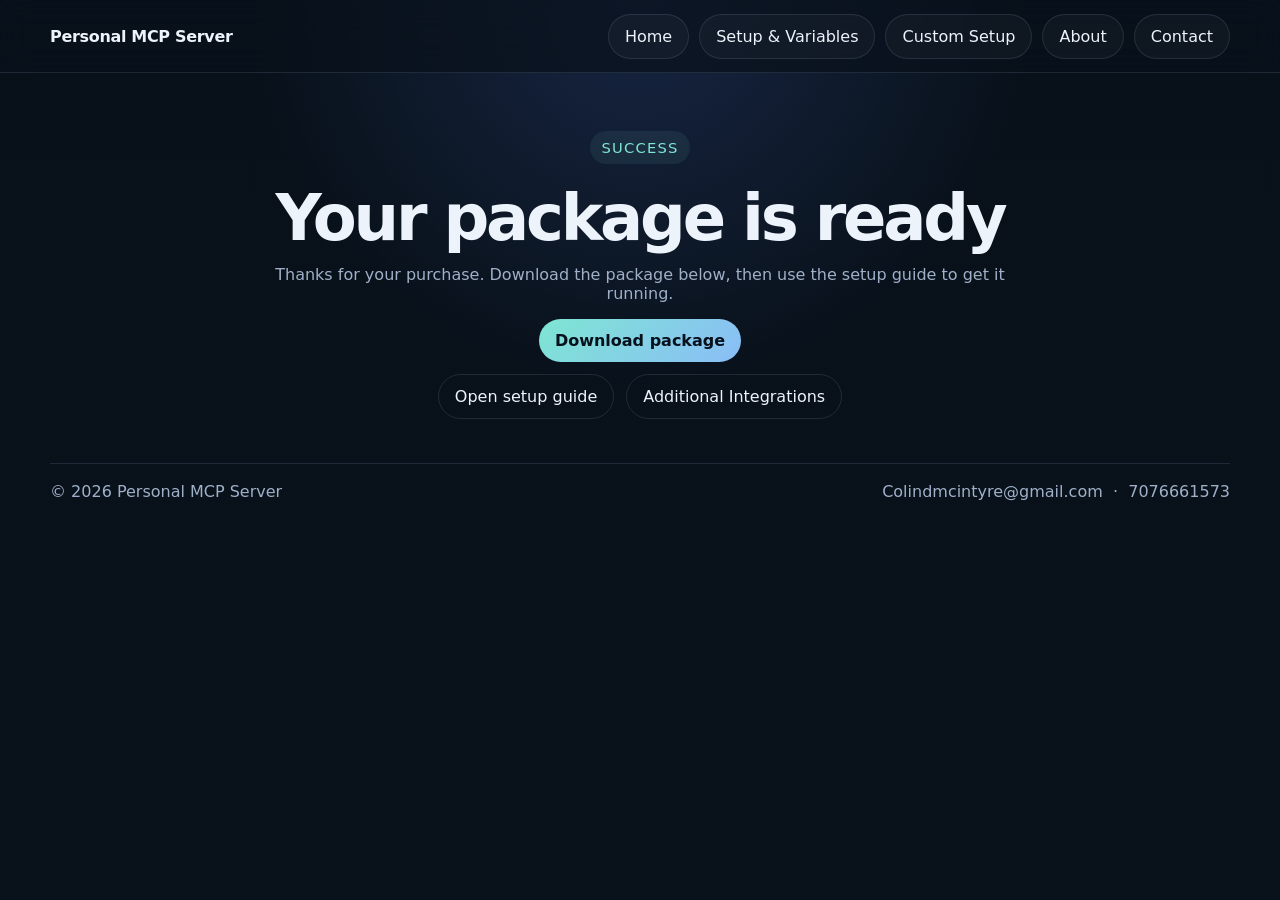
<file: mcp_site_modular_v2/success.html>
<!DOCTYPE html>
<html lang="en">
<head>
  <meta charset="UTF-8" />
  <meta name="viewport" content="width=device-width, initial-scale=1.0" />
  <title>Purchase Complete | Personal MCP Server</title>
  <link rel="stylesheet" href="assets/styles.css" />
</head>
<body>
  <div data-nav></div>
  <div class="page-shell">
    <header class="page-header center-card">
      <div class="kicker">Success</div>
      <h1>Your package is ready</h1>
      <p>Thanks for your purchase. Download the package below, then use the setup guide to get it running.</p>
      <div class="button-row" id="success-download" style="justify-content:center;"></div>
      <div class="button-row" style="margin-top: 12px; justify-content:center;">
        <a class="ghost-button" href="setup-variables.html">Open setup guide</a>
        <a class="ghost-button" href="additional-integrations.html">Additional Integrations</a>
      </div>
    </header>
  </div>
  <div data-footer></div>
  <script src="assets/data.js"></script>
  <script src="assets/components.js"></script>
  <script src="assets/app.js"></script>
</body>
</html>
</file>
<file: mcp_site_modular_v2/assets/styles.css>
:root {
  --bg: #09111b;
  --bg-soft: #101a27;
  --panel: rgba(17, 27, 40, 0.88);
  --panel-solid: #121d2c;
  --line: rgba(151, 170, 201, 0.16);
  --text: #edf3fb;
  --muted: #9fb0c8;
  --primary: #8fb8ff;
  --accent: #7ee6d2;
  --shadow: 0 20px 60px rgba(0, 0, 0, 0.3);
  --radius: 24px;
  --radius-sm: 18px;
  --max: 1180px;
}
* { box-sizing: border-box; }
html { scroll-behavior: smooth; }
body {
  margin: 0;
  font-family: Inter, ui-sans-serif, system-ui, -apple-system, BlinkMacSystemFont, 'Segoe UI', sans-serif;
  background: radial-gradient(circle at top, rgba(94, 130, 255, 0.18), transparent 35%), linear-gradient(180deg, #08111a 0%, #09111b 100%);
  color: var(--text);
  min-height: 100vh;
}
a { color: inherit; text-decoration: none; }
button { font: inherit; }
code, input.code-input, textarea.code-input { font-family: ui-monospace, SFMono-Regular, Menlo, monospace; }
.page-shell { width: min(var(--max), calc(100% - 32px)); margin: 0 auto; }
.site-nav { position: sticky; top: 0; z-index: 20; backdrop-filter: blur(16px); background: rgba(9,17,27,0.72); border-bottom: 1px solid var(--line); }
.nav-inner { width: min(var(--max), calc(100% - 32px)); margin: 0 auto; display: flex; align-items: center; justify-content: space-between; min-height: 72px; gap: 16px; }
.brand { font-weight: 700; letter-spacing: -0.02em; }
.nav-links { display: flex; gap: 10px; flex-wrap: wrap; }
.nav-button, .button, .ghost-button, .copy-button, .generate-button {
  border: 1px solid var(--line); background: rgba(255,255,255,0.03); color: var(--text);
  padding: 12px 16px; border-radius: 999px; cursor: pointer;
  transition: transform .18s ease, border-color .18s ease, background .18s ease;
}
.nav-button:hover, .button:hover, .ghost-button:hover, .copy-button:hover, .generate-button:hover { transform: translateY(-1px); border-color: rgba(126,230,210,0.46); }
.button.primary, .generate-button { background: linear-gradient(135deg, var(--accent), #8abdf7); color: #07111b; border: none; font-weight: 700; }
.ghost-button { background: transparent; }
.button-row { display: flex; gap: 12px; flex-wrap: wrap; }
.hero { padding: 86px 0 56px; }
.hero-grid { display: grid; grid-template-columns: 1.15fr .85fr; gap: 24px; align-items: stretch; }
.hero-card, .content-card, .code-card, .plan-card, .notice, .tip-card, .matrix-card, details.accordion {
  background: var(--panel); border: 1px solid var(--line); border-radius: var(--radius); box-shadow: var(--shadow);
}
.hero-copy { padding: 42px; }
.hero-visual { padding: 28px; display: flex; align-items: center; justify-content: center; min-height: 360px; }
.eyebrow, .kicker { color: var(--accent); font-size: .92rem; letter-spacing: .08em; text-transform: uppercase; }
.kicker { display: inline-flex; padding: 8px 12px; border-radius: 999px; background: rgba(126,230,210,0.08); margin-bottom: 14px; }
.hero h1, .page-header h1 { font-size: clamp(2.7rem, 6vw, 5rem); line-height: .96; letter-spacing: -0.05em; margin: 10px 0 16px; }
.page-header h1 { font-size: clamp(2.2rem, 5vw, 4rem); }
.hero p, .page-header p, .section-heading p, .muted, .content-card p, li, .plan-card p, .code-card-hint, summary .muted { color: var(--muted); }
.hero-note { margin-top: 18px; font-size: .98rem; }
main section { padding: 18px 0 54px; }
.section-heading { margin-bottom: 18px; max-width: 900px; }
.section-heading h2 { font-size: clamp(1.85rem, 3vw, 2.8rem); letter-spacing: -0.04em; margin: 0 0 8px; }
.grid-3 { display: grid; grid-template-columns: repeat(3, 1fr); gap: 18px; }
.grid-2 { display: grid; grid-template-columns: repeat(2, 1fr); gap: 18px; }
.hero-list, .clean-list { margin: 0; padding-left: 20px; display: grid; gap: 10px; }
.content-card, .plan-card, .matrix-card, .tip-card { padding: 24px; }
.content-card h3, .content-card h2, .plan-card h3, .tip-card h3, .matrix-card h3 { margin: 0 0 10px; font-size: 1.2rem; }
.badge-row { display: flex; gap: 10px; flex-wrap: wrap; margin-top: 14px; }
.badge { padding: 8px 12px; border-radius: 999px; background: rgba(143,184,255,0.08); color: var(--primary); border: 1px solid var(--line); }
.plan-stack { display: grid; grid-template-columns: 1.3fr .7fr; gap: 18px; }
.plan-card.primary-plan { outline: 1px solid rgba(126,230,210,0.32); }
.price { color: var(--accent); font-weight: 700; font-size: 1.15rem; }
.callout { padding: 14px 16px; border-radius: 18px; border: 1px solid rgba(126,230,210,0.18); background: rgba(126,230,210,0.06); }
.notice { padding: 16px 18px; }
.warning { border-color: rgba(255, 194, 102, .22); background: rgba(255, 194, 102, .08); }
.page-header { padding: 58px 0 18px; max-width: 940px; }
.step-list { margin: 0; padding-left: 20px; display: grid; gap: 12px; }
.code-card { overflow: hidden; }
.code-card-header { display: flex; justify-content: space-between; gap: 12px; align-items: flex-start; padding: 14px 16px; border-bottom: 1px solid var(--line); background: rgba(255,255,255,.02); }
.code-card pre { margin: 0; padding: 18px; overflow: auto; color: #e8f0ff; font-size: .95rem; line-height: 1.55; white-space: pre-wrap; }
details.accordion { overflow: hidden; }
details.accordion summary {
  list-style: none; cursor: pointer; padding: 18px 22px; display: flex; align-items: center; justify-content: space-between; gap: 14px;
}
details.accordion summary::-webkit-details-marker { display: none; }
details.accordion[open] summary { border-bottom: 1px solid var(--line); }
.accordion-body { padding: 18px 22px 22px; }
.secret-grid { display: grid; gap: 14px; }
.secret-row { display: grid; grid-template-columns: 1fr auto auto; gap: 10px; align-items: center; }
.secret-label { font-weight: 600; }
.code-input {
  width: 100%; padding: 12px 14px; background: #0b1522; border: 1px solid var(--line); border-radius: 14px; color: var(--text);
}
.matrix-grid { display: grid; grid-template-columns: repeat(2, 1fr); gap: 18px; }
.footer { padding: 26px 0 42px; color: var(--muted); }
.footer-inner { border-top: 1px solid var(--line); padding-top: 18px; display: flex; justify-content: space-between; gap: 16px; flex-wrap: wrap; }
.center-card { max-width: 760px; margin: 0 auto; text-align: center; }
.small-note { font-size: .93rem; color: var(--muted); }
@media (max-width: 1020px) {
  .hero-grid, .grid-3, .grid-2, .plan-stack, .matrix-grid { grid-template-columns: 1fr; }
  .hero-copy { padding: 30px; }
  .hero-visual { min-height: 260px; }
}
@media (max-width: 720px) {
  .nav-inner { padding: 10px 0; align-items: flex-start; }
  .secret-row { grid-template-columns: 1fr; }
}
</file>
